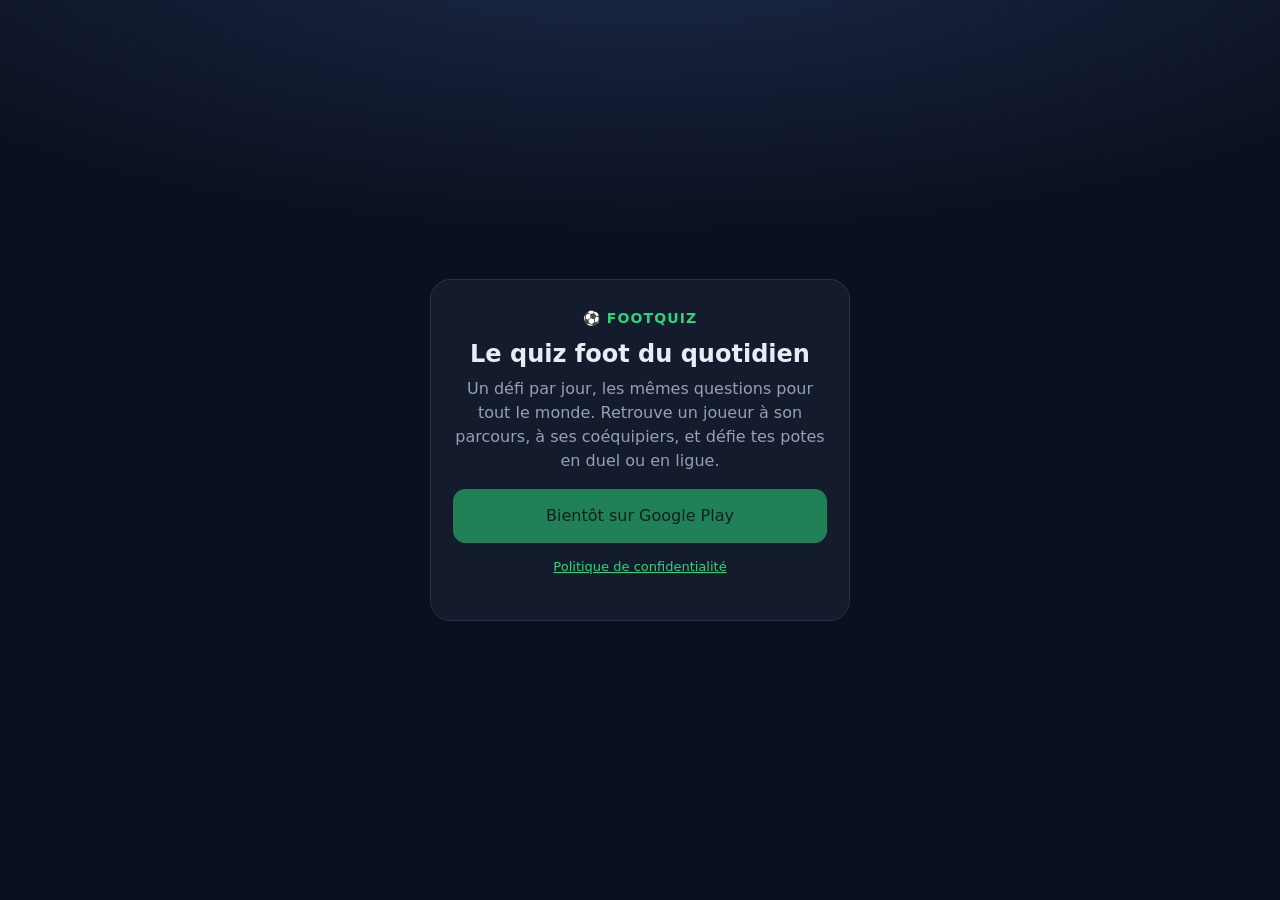
<file: index.html>
<!doctype html>
<html lang="fr">
<head>
  <meta charset="utf-8">
  <meta name="viewport" content="width=device-width, initial-scale=1">
  <title>FootQuiz — le quiz foot du quotidien</title>
  <meta property="og:title" content="FootQuiz">
  <meta property="og:description" content="Un défi foot par jour, les mêmes questions pour tout le monde.">
  <link rel="stylesheet" href="/assets/style.css">
</head>
<body>
  <main>
    <div class="brand">⚽ FootQuiz</div>
    <h1>Le quiz foot du quotidien</h1>
    <p>Un défi par jour, les mêmes questions pour tout le monde. Retrouve un
      joueur à son parcours, à ses coéquipiers, et défie tes potes en duel
      ou en ligue.</p>
    <a id="installer" class="btn primary">Bientôt sur Google Play</a>
    <p class="note"><a href="/confidentialite/">Politique de confidentialité</a></p>
  </main>
  <script src="/assets/config.js"></script>
  <script>
    (function () {
      var b = document.getElementById("installer");
      if (window.FOOTQUIZ && window.FOOTQUIZ.storeUrl) {
        b.textContent = "Installer FootQuiz";
        b.href = window.FOOTQUIZ.storeUrl;
      } else {
        b.setAttribute("aria-disabled", "true");
      }
    })();
  </script>
</body>
</html>
</file>
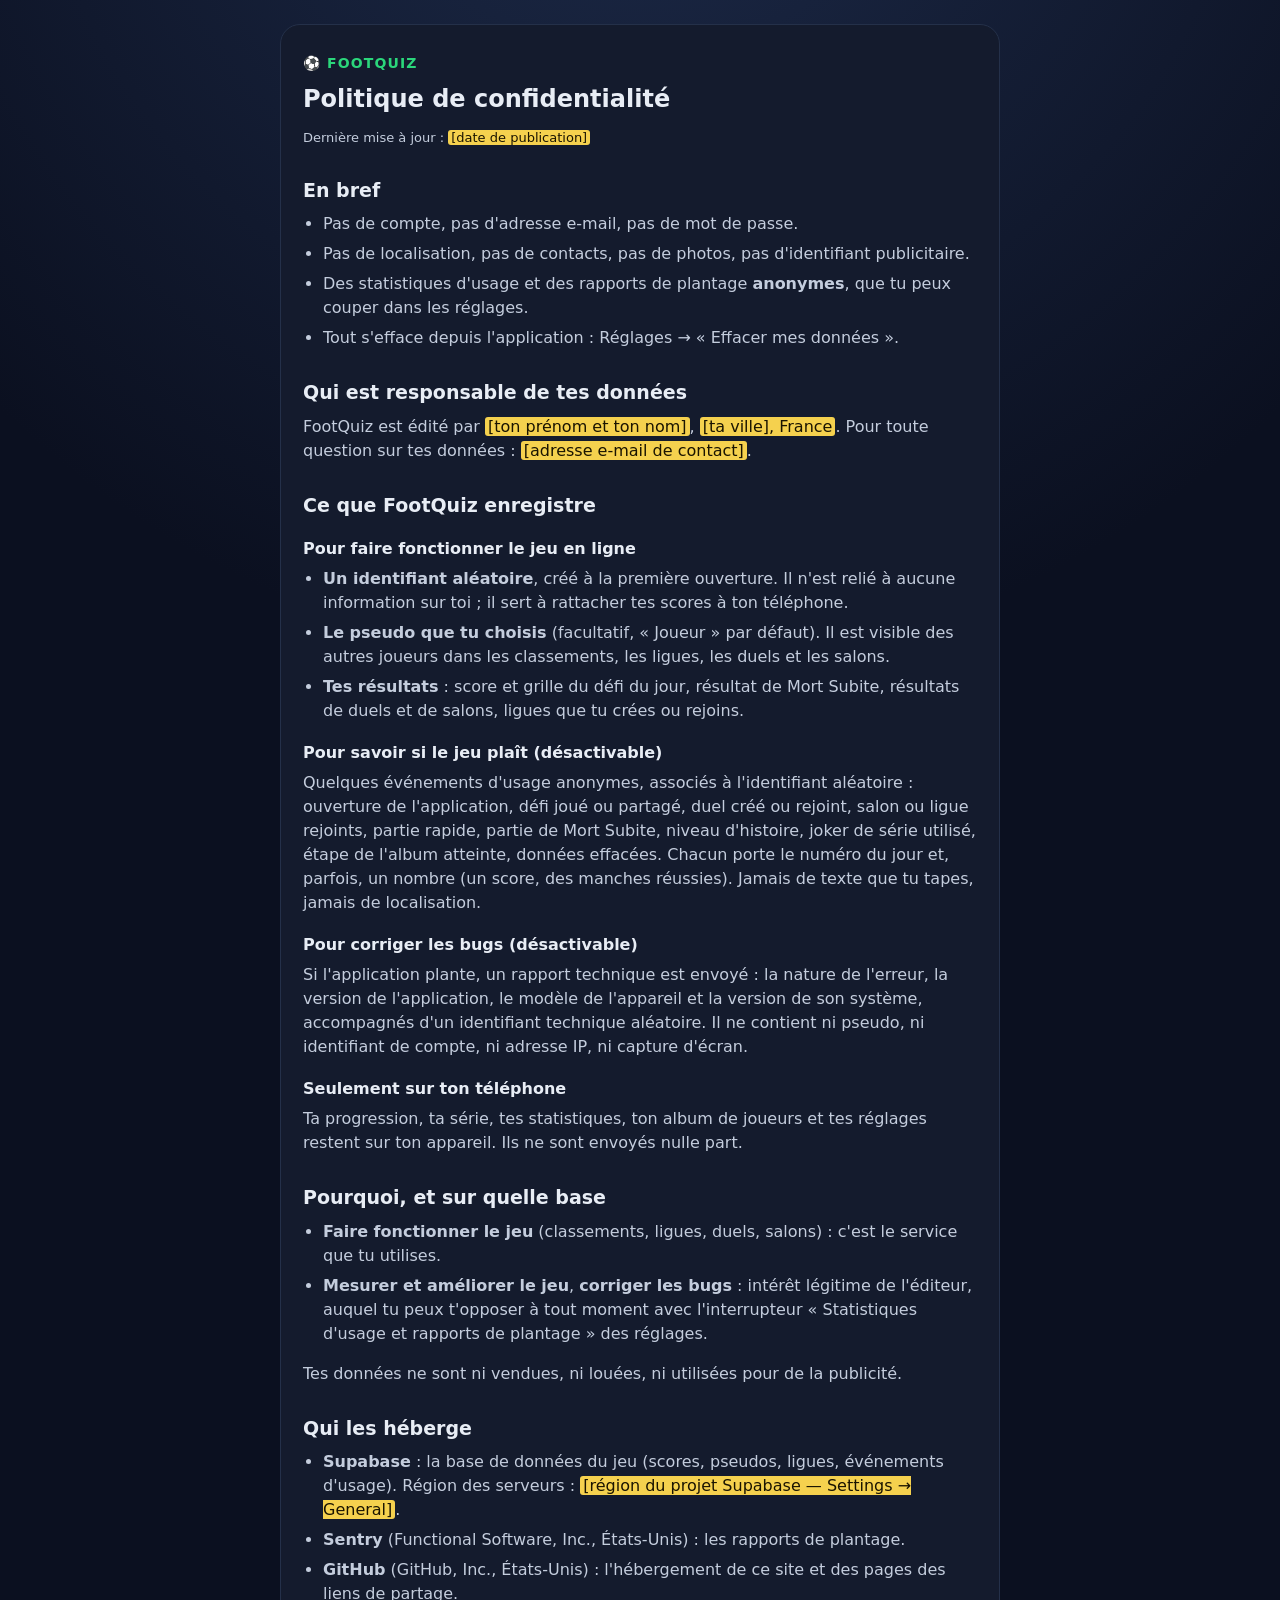
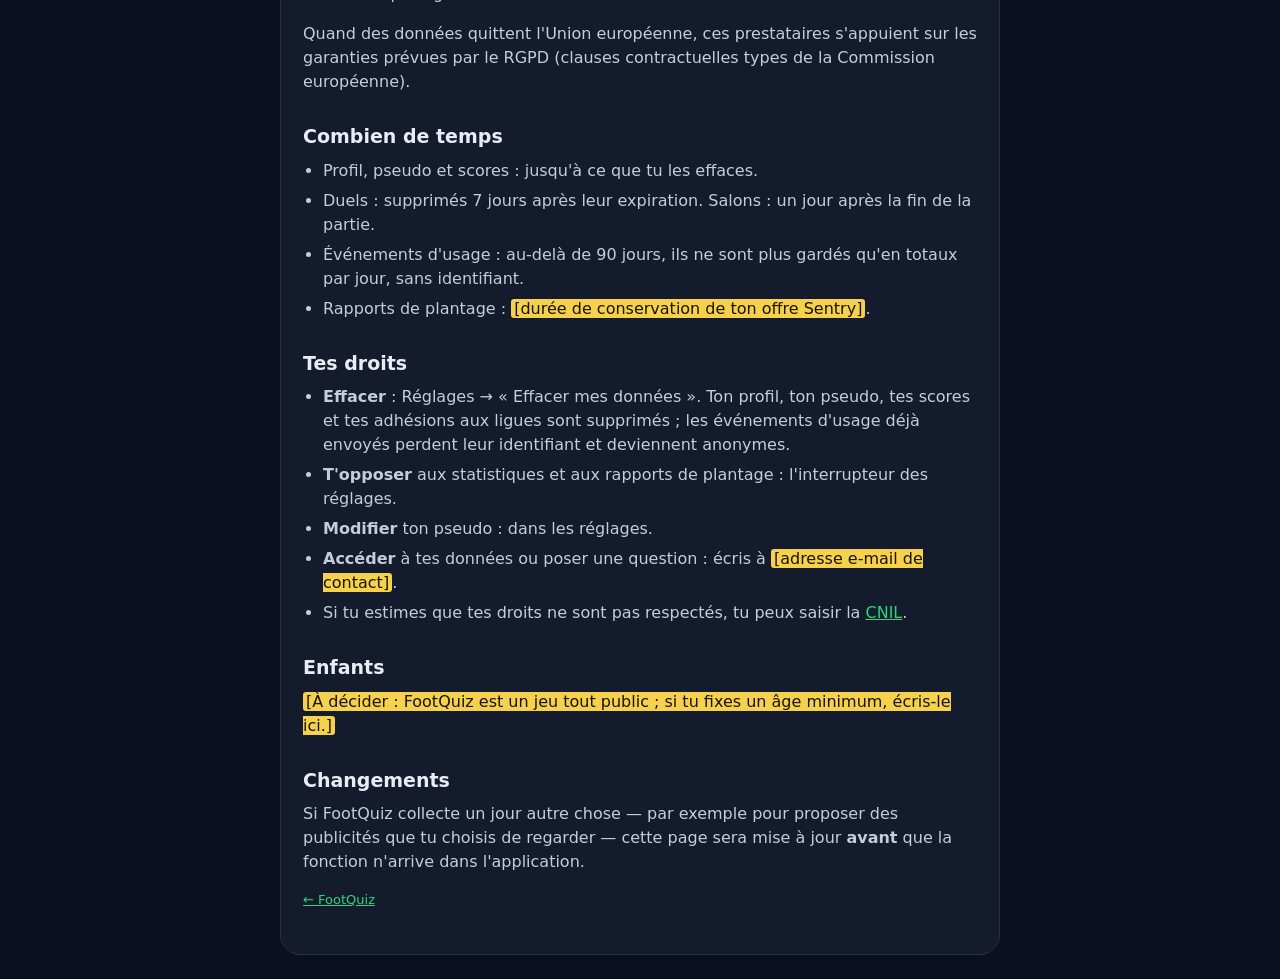
<file: confidentialite/index.html>
<!doctype html>
<html lang="fr">
<head>
  <meta charset="utf-8">
  <meta name="viewport" content="width=device-width, initial-scale=1">
  <title>FootQuiz — Politique de confidentialité</title>
  <meta name="description" content="Ce que FootQuiz collecte, pourquoi, et comment l'effacer.">
  <link rel="stylesheet" href="/assets/style.css">
</head>
<body class="doc">
  <main>
    <div class="brand">⚽ FootQuiz</div>
    <h1>Politique de confidentialité</h1>
    <p class="note">Dernière mise à jour : <mark>[date de publication]</mark></p>

    <h2>En bref</h2>
    <ul>
      <li>Pas de compte, pas d'adresse e-mail, pas de mot de passe.</li>
      <li>Pas de localisation, pas de contacts, pas de photos, pas d'identifiant publicitaire.</li>
      <li>Des statistiques d'usage et des rapports de plantage <strong>anonymes</strong>, que tu peux couper dans les réglages.</li>
      <li>Tout s'efface depuis l'application : Réglages → « Effacer mes données ».</li>
    </ul>

    <h2>Qui est responsable de tes données</h2>
    <p>FootQuiz est édité par <mark>[ton prénom et ton nom]</mark>,
      <mark>[ta ville], France</mark>. Pour toute question sur tes données :
      <mark>[adresse e-mail de contact]</mark>.</p>

    <h2>Ce que FootQuiz enregistre</h2>
    <h3>Pour faire fonctionner le jeu en ligne</h3>
    <ul>
      <li><strong>Un identifiant aléatoire</strong>, créé à la première ouverture. Il n'est relié à aucune information sur toi ; il sert à rattacher tes scores à ton téléphone.</li>
      <li><strong>Le pseudo que tu choisis</strong> (facultatif, « Joueur » par défaut). Il est visible des autres joueurs dans les classements, les ligues, les duels et les salons.</li>
      <li><strong>Tes résultats</strong> : score et grille du défi du jour, résultat de Mort Subite, résultats de duels et de salons, ligues que tu crées ou rejoins.</li>
    </ul>

    <h3>Pour savoir si le jeu plaît (désactivable)</h3>
    <p>Quelques événements d'usage anonymes, associés à l'identifiant aléatoire :
      ouverture de l'application, défi joué ou partagé, duel créé ou rejoint,
      salon ou ligue rejoints, partie rapide, partie de Mort Subite, niveau
      d'histoire, joker de série utilisé, étape de l'album atteinte, données
      effacées. Chacun porte le numéro du jour et, parfois, un nombre (un
      score, des manches réussies). Jamais de texte que tu tapes, jamais de
      localisation.</p>

    <h3>Pour corriger les bugs (désactivable)</h3>
    <p>Si l'application plante, un rapport technique est envoyé : la nature
      de l'erreur, la version de l'application, le modèle de l'appareil et
      la version de son système, accompagnés d'un identifiant technique
      aléatoire. Il ne contient ni pseudo, ni identifiant de compte, ni
      adresse IP, ni capture d'écran.</p>

    <h3>Seulement sur ton téléphone</h3>
    <p>Ta progression, ta série, tes statistiques, ton album de joueurs et
      tes réglages restent sur ton appareil. Ils ne sont envoyés nulle part.</p>

    <h2>Pourquoi, et sur quelle base</h2>
    <ul>
      <li><strong>Faire fonctionner le jeu</strong> (classements, ligues, duels, salons) : c'est le service que tu utilises.</li>
      <li><strong>Mesurer et améliorer le jeu</strong>, <strong>corriger les bugs</strong> : intérêt légitime de l'éditeur, auquel tu peux t'opposer à tout moment avec l'interrupteur « Statistiques d'usage et rapports de plantage » des réglages.</li>
    </ul>
    <p>Tes données ne sont ni vendues, ni louées, ni utilisées pour de la
      publicité.</p>

    <h2>Qui les héberge</h2>
    <ul>
      <li><strong>Supabase</strong> : la base de données du jeu (scores, pseudos, ligues, événements d'usage). Région des serveurs : <mark>[région du projet Supabase — Settings → General]</mark>.</li>
      <li><strong>Sentry</strong> (Functional Software, Inc., États-Unis) : les rapports de plantage.</li>
      <li><strong>GitHub</strong> (GitHub, Inc., États-Unis) : l'hébergement de ce site et des pages des liens de partage.</li>
    </ul>
    <p>Quand des données quittent l'Union européenne, ces prestataires
      s'appuient sur les garanties prévues par le RGPD (clauses
      contractuelles types de la Commission européenne).</p>

    <h2>Combien de temps</h2>
    <ul>
      <li>Profil, pseudo et scores : jusqu'à ce que tu les effaces.</li>
      <li>Duels : supprimés 7 jours après leur expiration. Salons : un jour après la fin de la partie.</li>
      <li>Événements d'usage : au-delà de 90 jours, ils ne sont plus gardés qu'en totaux par jour, sans identifiant.</li>
      <li>Rapports de plantage : <mark>[durée de conservation de ton offre Sentry]</mark>.</li>
    </ul>

    <h2>Tes droits</h2>
    <ul>
      <li><strong>Effacer</strong> : Réglages → « Effacer mes données ». Ton profil, ton pseudo, tes scores et tes adhésions aux ligues sont supprimés ; les événements d'usage déjà envoyés perdent leur identifiant et deviennent anonymes.</li>
      <li><strong>T'opposer</strong> aux statistiques et aux rapports de plantage : l'interrupteur des réglages.</li>
      <li><strong>Modifier</strong> ton pseudo : dans les réglages.</li>
      <li><strong>Accéder</strong> à tes données ou poser une question : écris à <mark>[adresse e-mail de contact]</mark>.</li>
      <li>Si tu estimes que tes droits ne sont pas respectés, tu peux saisir la
        <a href="https://www.cnil.fr/fr/plaintes">CNIL</a>.</li>
    </ul>

    <h2>Enfants</h2>
    <p><mark>[À décider : FootQuiz est un jeu tout public ; si tu fixes un âge
      minimum, écris-le ici.]</mark></p>

    <h2>Changements</h2>
    <p>Si FootQuiz collecte un jour autre chose — par exemple pour proposer
      des publicités que tu choisis de regarder — cette page sera mise à jour
      <strong>avant</strong> que la fonction n'arrive dans l'application.</p>

    <p class="note"><a href="/">← FootQuiz</a></p>
  </main>
</body>
</html>
</file>
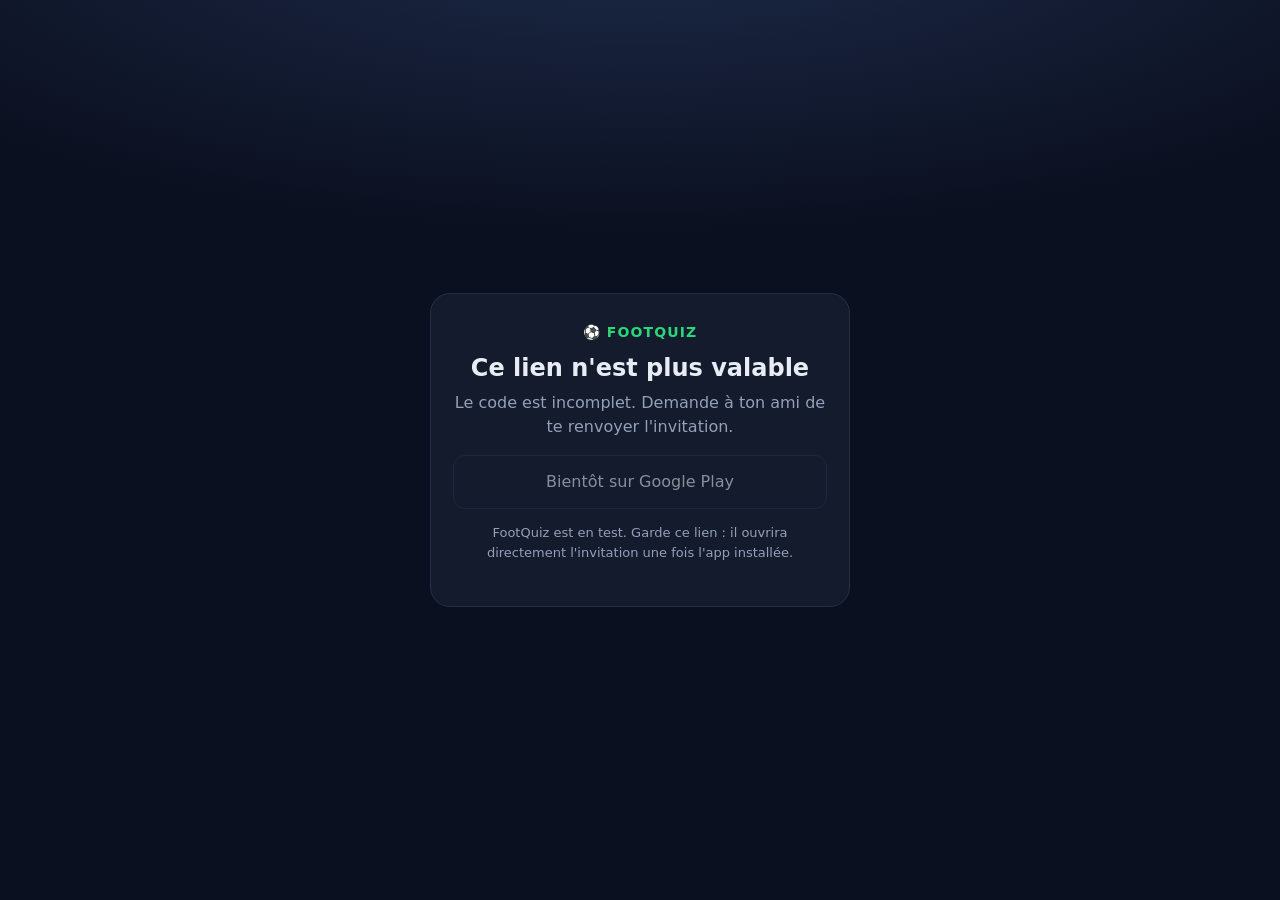
<file: d/index.html>
<!doctype html>
<html lang="fr">
<head>
  <meta charset="utf-8">
  <meta name="viewport" content="width=device-width, initial-scale=1">
  <meta name="robots" content="noindex">
  <title>Duel FootQuiz</title>
  <meta property="og:title" content="Duel FootQuiz">
  <meta property="og:description" content="Relève le duel : les mêmes questions, le meilleur score gagne.">
  <link rel="stylesheet" href="/assets/style.css">
</head>
<body data-kind="d">
  <main>
    <div class="brand">⚽ FootQuiz</div>
    <h1 id="titre">Duel FootQuiz</h1>
    <p id="intro">Relève le duel : les mêmes questions, le meilleur score gagne.</p>
    <div id="code" class="code" hidden></div>
    <a id="ouvrir" class="btn primary" hidden>J'ai déjà FootQuiz : ouvrir</a>
    <a id="installer" class="btn">Installer FootQuiz</a>
    <p id="note" class="note"></p>
  </main>
  <script src="/assets/config.js"></script>
  <script src="/assets/lien.js"></script>
</body>
</html>
</file>
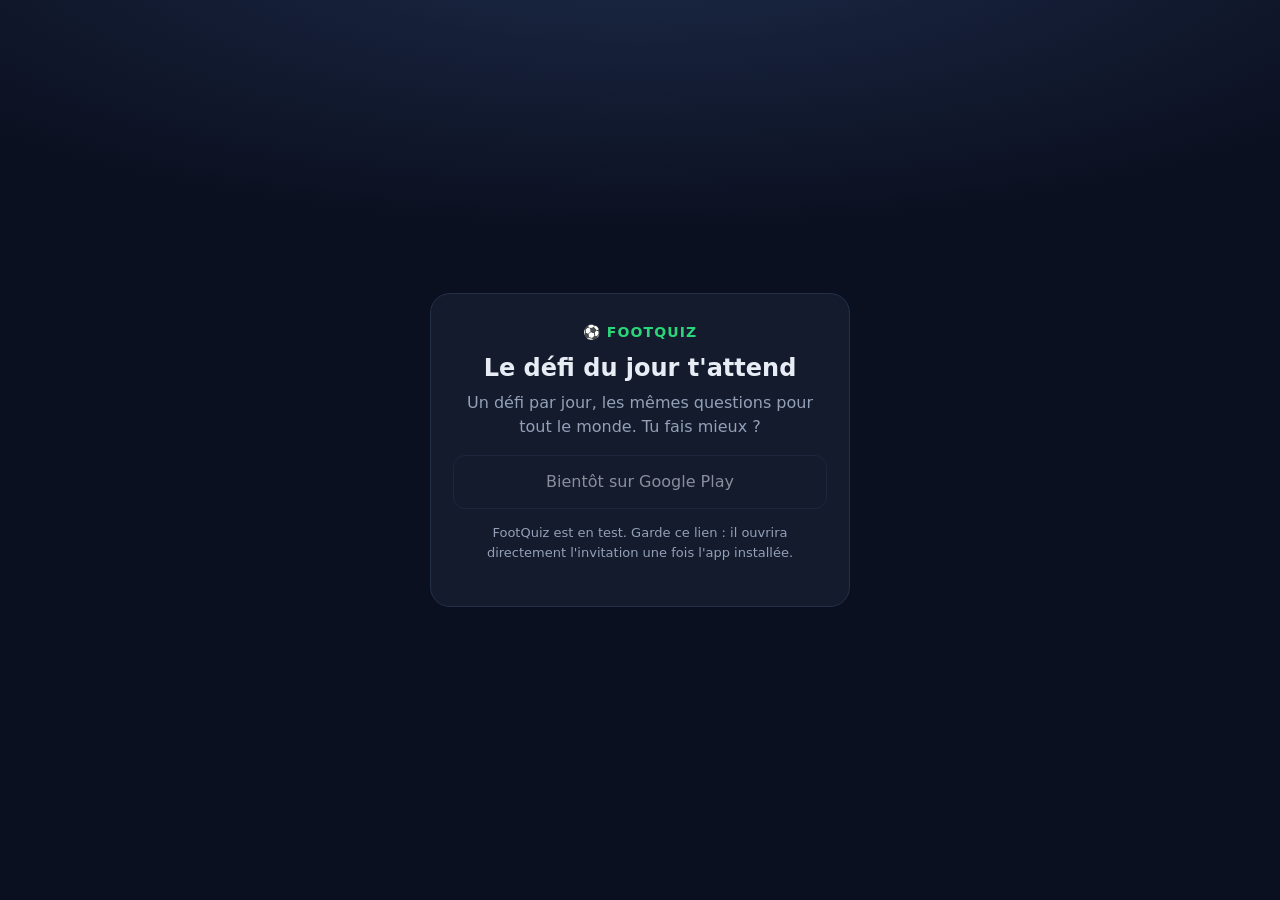
<file: j/index.html>
<!doctype html>
<html lang="fr">
<head>
  <meta charset="utf-8">
  <meta name="viewport" content="width=device-width, initial-scale=1">
  <meta name="robots" content="noindex">
  <title>Défi du jour FootQuiz</title>
  <meta property="og:title" content="Défi du jour FootQuiz">
  <meta property="og:description" content="Un défi par jour, les mêmes questions pour tout le monde. Tu fais mieux ?">
  <link rel="stylesheet" href="/assets/style.css">
</head>
<body data-kind="j">
  <main>
    <div class="brand">⚽ FootQuiz</div>
    <h1 id="titre">Défi du jour FootQuiz</h1>
    <p id="intro">Un défi par jour, les mêmes questions pour tout le monde. Tu fais mieux ?</p>
    <div id="code" class="code" hidden></div>
    <a id="ouvrir" class="btn primary" hidden>J'ai déjà FootQuiz : ouvrir</a>
    <a id="installer" class="btn">Installer FootQuiz</a>
    <p id="note" class="note"></p>
  </main>
  <script src="/assets/config.js"></script>
  <script src="/assets/lien.js"></script>
</body>
</html>
</file>
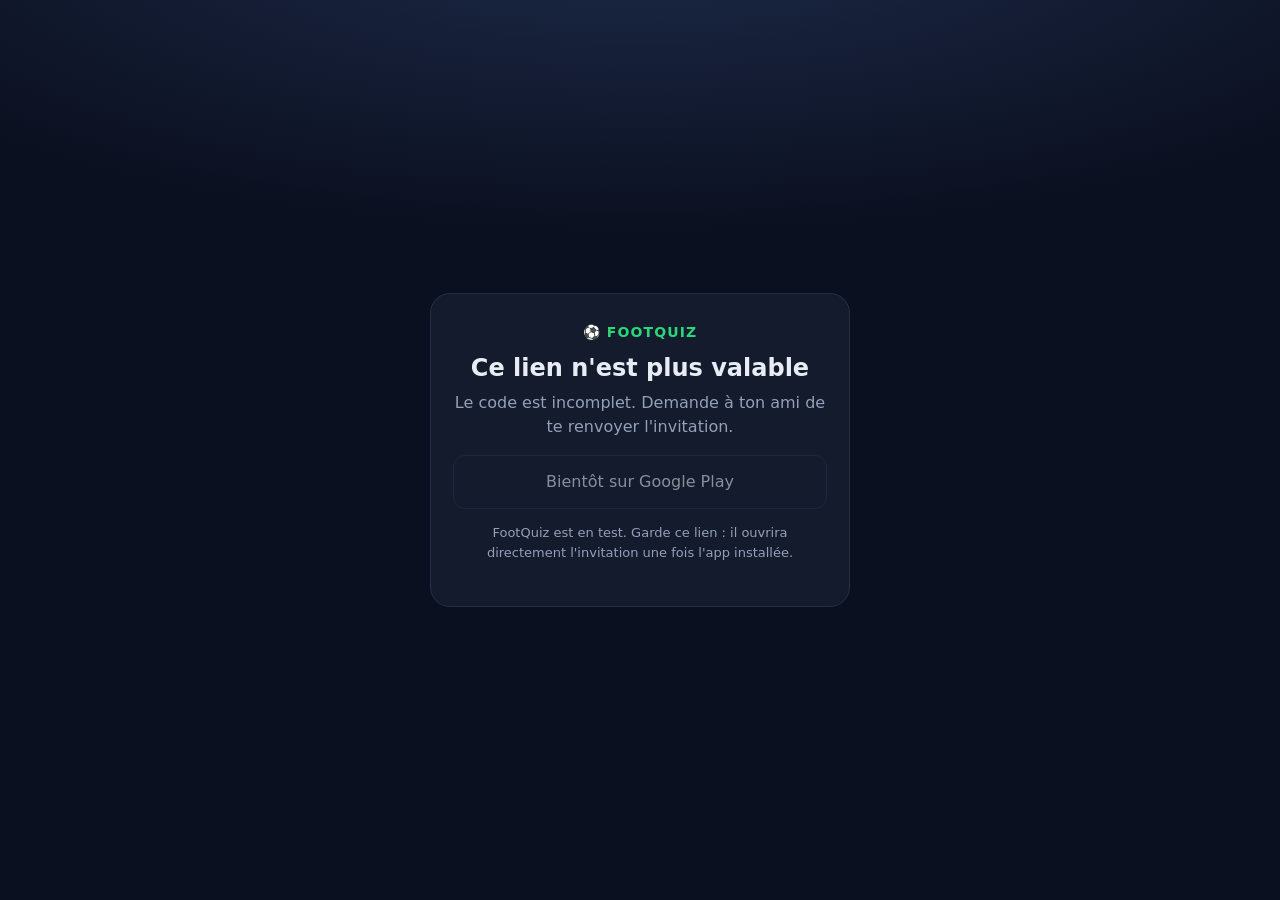
<file: l/index.html>
<!doctype html>
<html lang="fr">
<head>
  <meta charset="utf-8">
  <meta name="viewport" content="width=device-width, initial-scale=1">
  <meta name="robots" content="noindex">
  <title>Ligue FootQuiz</title>
  <meta property="og:title" content="Ligue FootQuiz">
  <meta property="og:description" content="Rejoins la ligue : on compare nos défis du jour, toute la semaine.">
  <link rel="stylesheet" href="/assets/style.css">
</head>
<body data-kind="l">
  <main>
    <div class="brand">⚽ FootQuiz</div>
    <h1 id="titre">Ligue FootQuiz</h1>
    <p id="intro">Rejoins la ligue : on compare nos défis du jour, toute la semaine.</p>
    <div id="code" class="code" hidden></div>
    <a id="ouvrir" class="btn primary" hidden>J'ai déjà FootQuiz : ouvrir</a>
    <a id="installer" class="btn">Installer FootQuiz</a>
    <p id="note" class="note"></p>
  </main>
  <script src="/assets/config.js"></script>
  <script src="/assets/lien.js"></script>
</body>
</html>
</file>
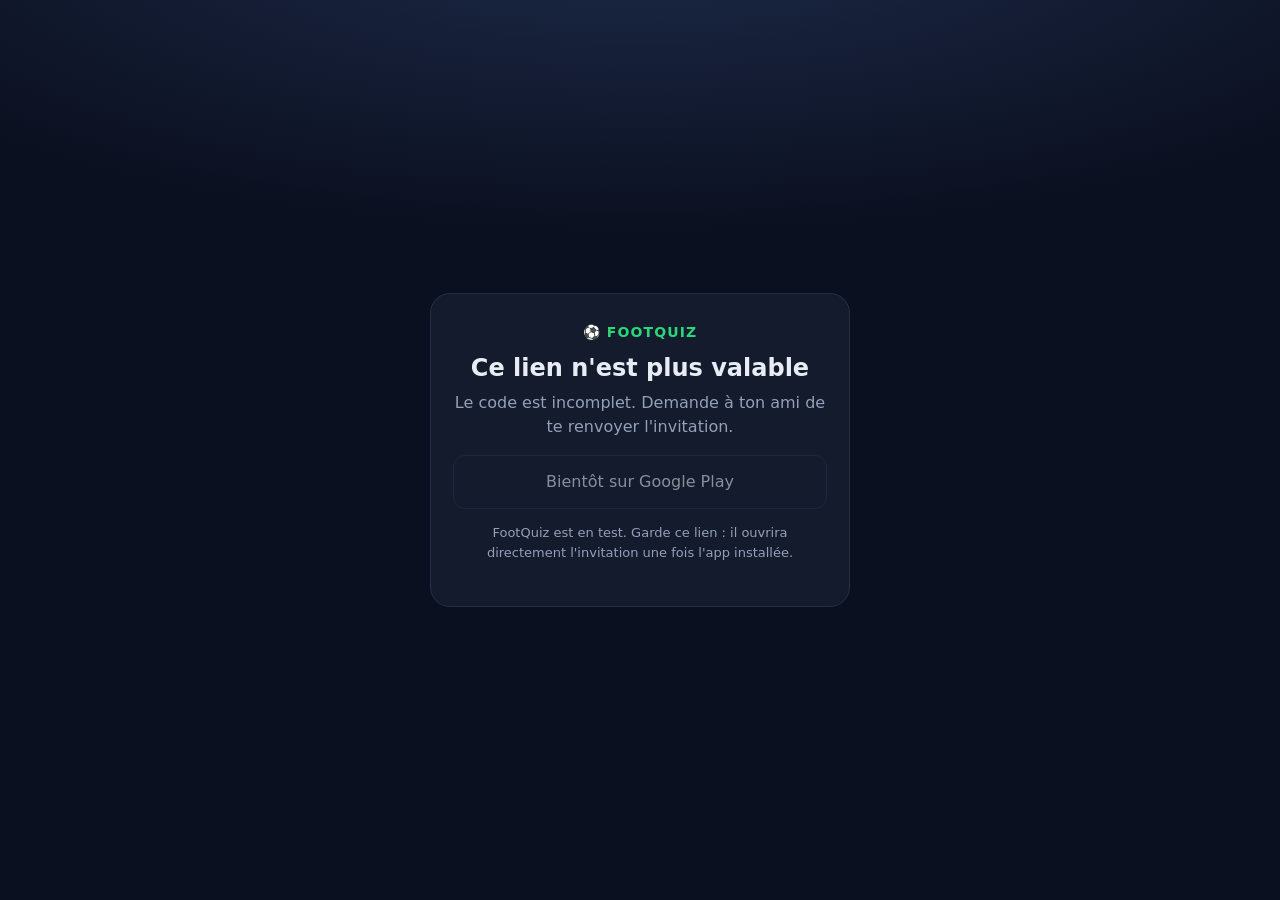
<file: s/index.html>
<!doctype html>
<html lang="fr">
<head>
  <meta charset="utf-8">
  <meta name="viewport" content="width=device-width, initial-scale=1">
  <meta name="robots" content="noindex">
  <title>Salon FootQuiz</title>
  <meta property="og:title" content="Salon FootQuiz">
  <meta property="og:description" content="Rejoins le salon : une partie en direct, entre potes.">
  <link rel="stylesheet" href="/assets/style.css">
</head>
<body data-kind="s">
  <main>
    <div class="brand">⚽ FootQuiz</div>
    <h1 id="titre">Salon FootQuiz</h1>
    <p id="intro">Rejoins le salon : une partie en direct, entre potes.</p>
    <div id="code" class="code" hidden></div>
    <a id="ouvrir" class="btn primary" hidden>J'ai déjà FootQuiz : ouvrir</a>
    <a id="installer" class="btn">Installer FootQuiz</a>
    <p id="note" class="note"></p>
  </main>
  <script src="/assets/config.js"></script>
  <script src="/assets/lien.js"></script>
</body>
</html>
</file>
<file: assets/style.css>
/* FootQuiz — « stade nocturne ». Aucune police ni ressource externe :
   la page ne contacte personne d'autre que GitHub. */
:root {
  --bg: #0b1020;
  --card: #141b2d;
  --line: #243049;
  --text: #e8edf5;
  --muted: #93a0b8;
  --accent: #2bd67b;
  --accent-ink: #062414;
}

* { box-sizing: border-box; }

html, body { margin: 0; }

body {
  min-height: 100vh;
  background:
    radial-gradient(120% 60% at 50% -10%, #1d2b4a 0%, transparent 60%),
    var(--bg);
  color: var(--text);
  font: 16px/1.5 system-ui, -apple-system, "Segoe UI", Roboto, sans-serif;
  display: flex;
  align-items: center;
  justify-content: center;
  padding: 24px 16px;
}

main {
  width: 100%;
  max-width: 420px;
  background: var(--card);
  border: 1px solid var(--line);
  border-radius: 20px;
  padding: 28px 22px;
  text-align: center;
}

.brand {
  font-weight: 800;
  letter-spacing: 0.08em;
  color: var(--accent);
  font-size: 14px;
  text-transform: uppercase;
}

h1 { font-size: 24px; line-height: 1.25; margin: 10px 0 8px; }

p { color: var(--muted); margin: 0 0 16px; }

.code {
  font: 700 32px/1 ui-monospace, "SFMono-Regular", Menlo, Consolas, monospace;
  letter-spacing: 0.18em;
  background: var(--bg);
  border: 1px dashed var(--line);
  border-radius: 12px;
  padding: 16px 8px;
  margin: 8px 0 20px;
}

.btn {
  display: block;
  width: 100%;
  padding: 14px 16px;
  margin: 0 0 10px;
  border-radius: 12px;
  border: 1px solid var(--line);
  background: transparent;
  color: var(--text);
  font: 600 16px/1.2 inherit;
  text-decoration: none;
  cursor: pointer;
}

.btn.primary {
  background: var(--accent);
  border-color: var(--accent);
  color: var(--accent-ink);
}

.btn[aria-disabled="true"] { opacity: 0.55; cursor: default; }

.note { font-size: 13px; margin-top: 14px; }

[hidden] { display: none !important; }

a { color: var(--accent); }

/* Pages de texte (politique de confidentialité) : plus larges, alignées à
   gauche, en haut de l'écran plutôt qu'au centre. */
body.doc { align-items: flex-start; }

.doc main { max-width: 720px; text-align: left; }

.doc h2 { font-size: 19px; margin: 28px 0 8px; }

.doc h3 { font-size: 16px; margin: 18px 0 6px; color: var(--text); }

.doc p, .doc li { color: #c4cddd; }

.doc ul { padding-left: 20px; margin: 0 0 16px; }

.doc li { margin-bottom: 6px; }

/* Les passages qu'Enzo doit compléter avant publication. */
mark { background: #f5d14e; color: #1a1400; padding: 0 3px; border-radius: 3px; }
</file>
